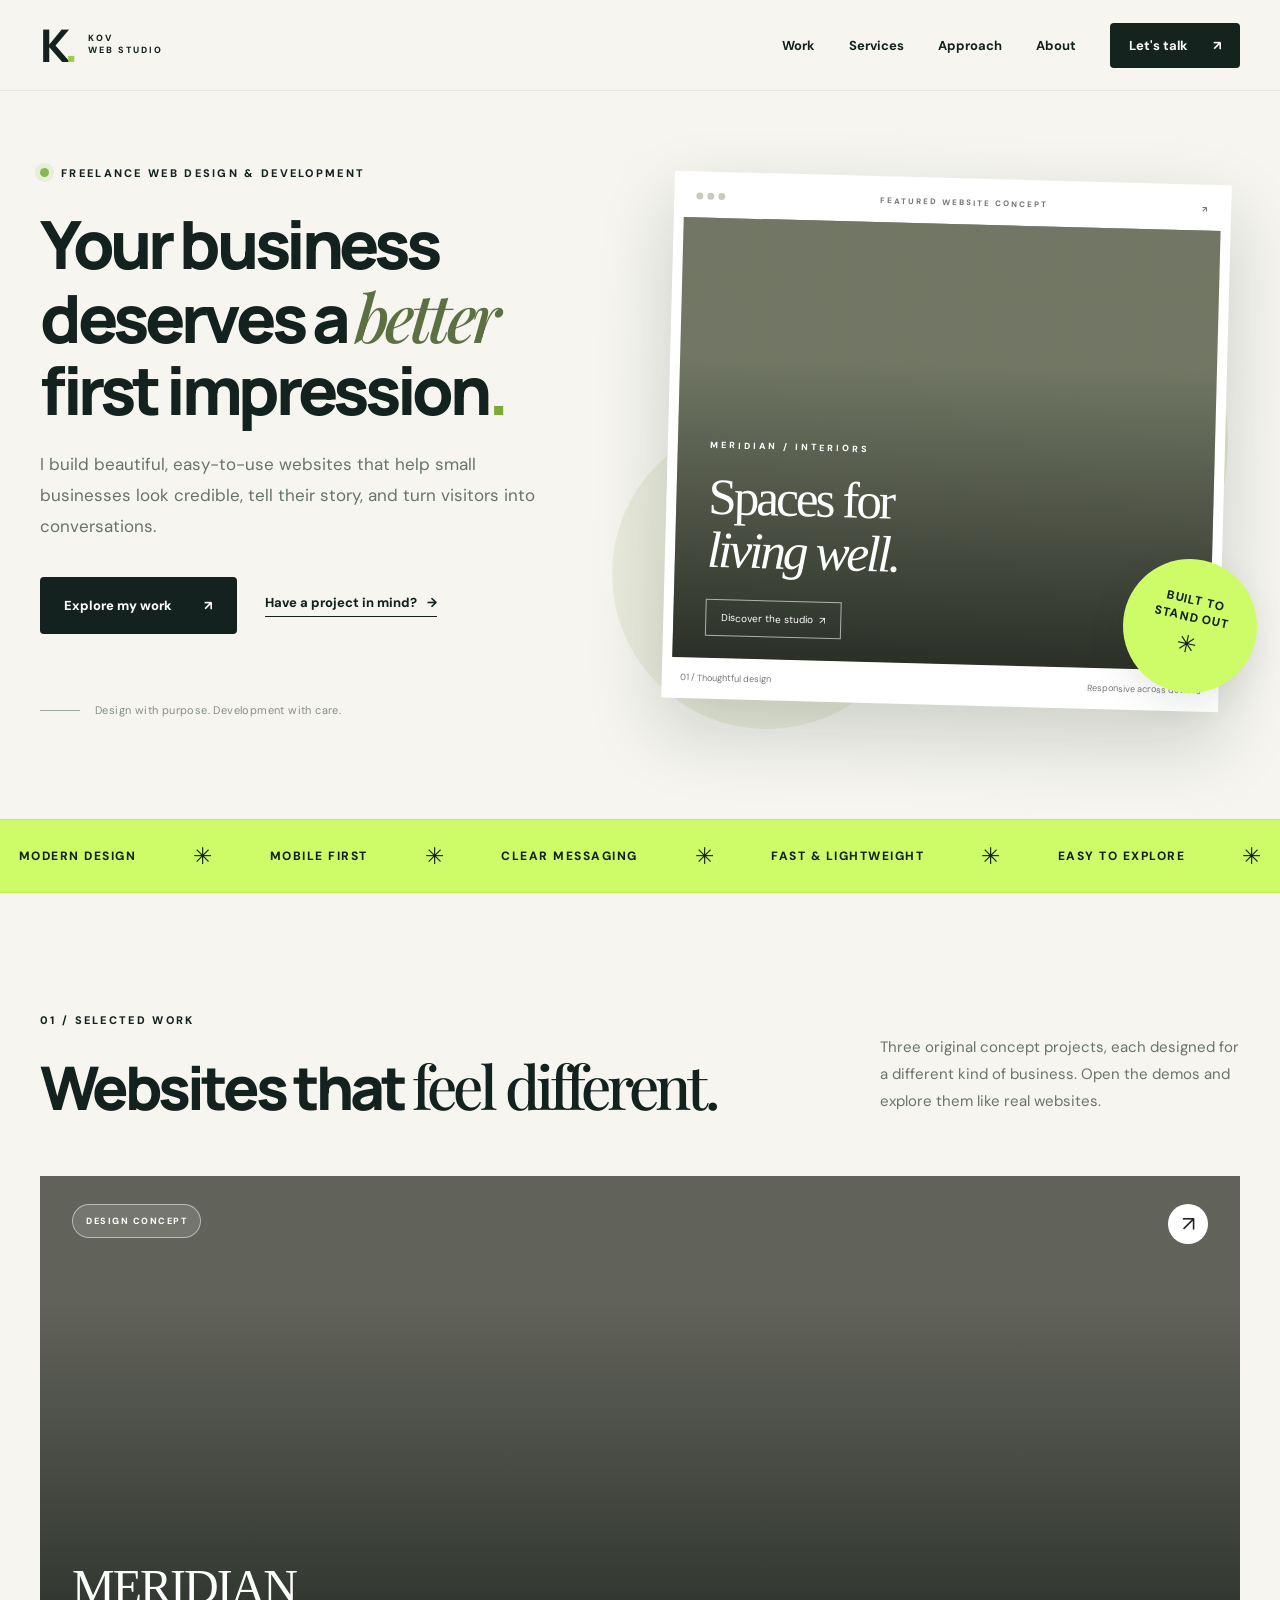
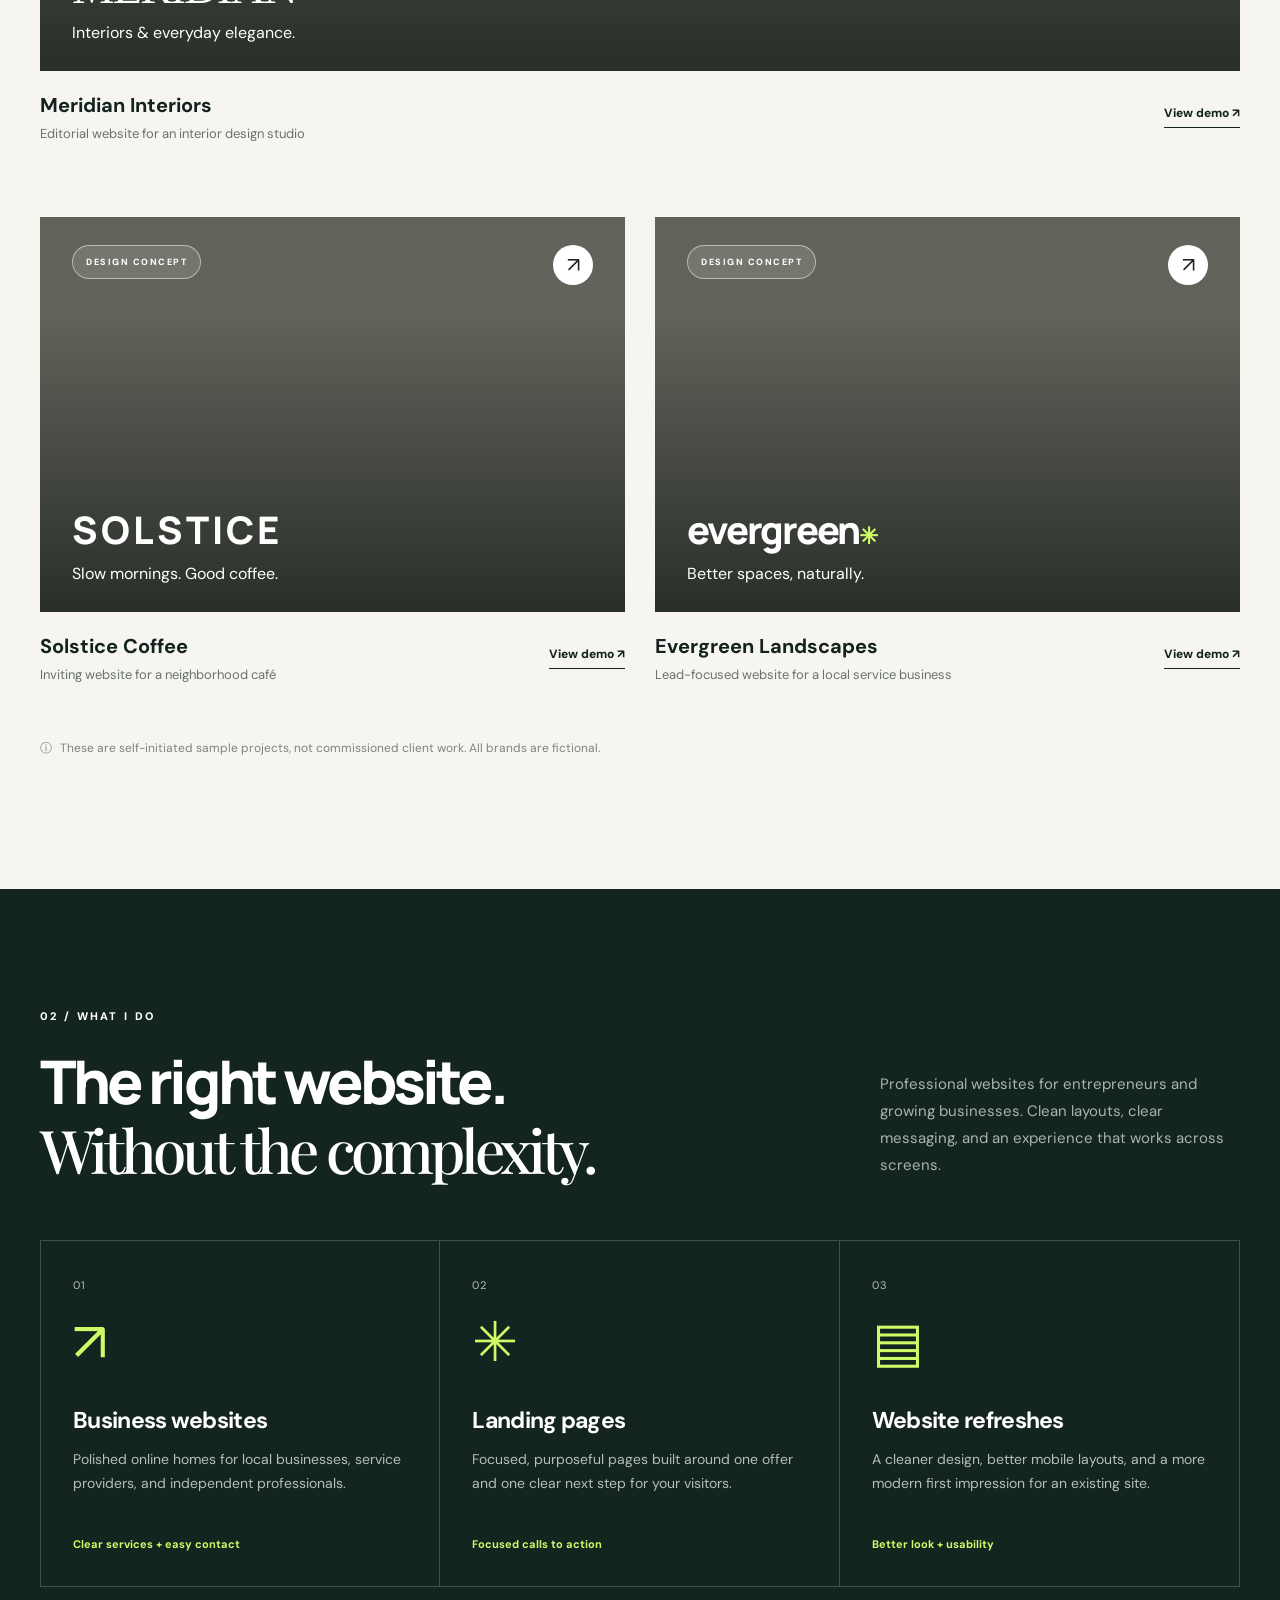
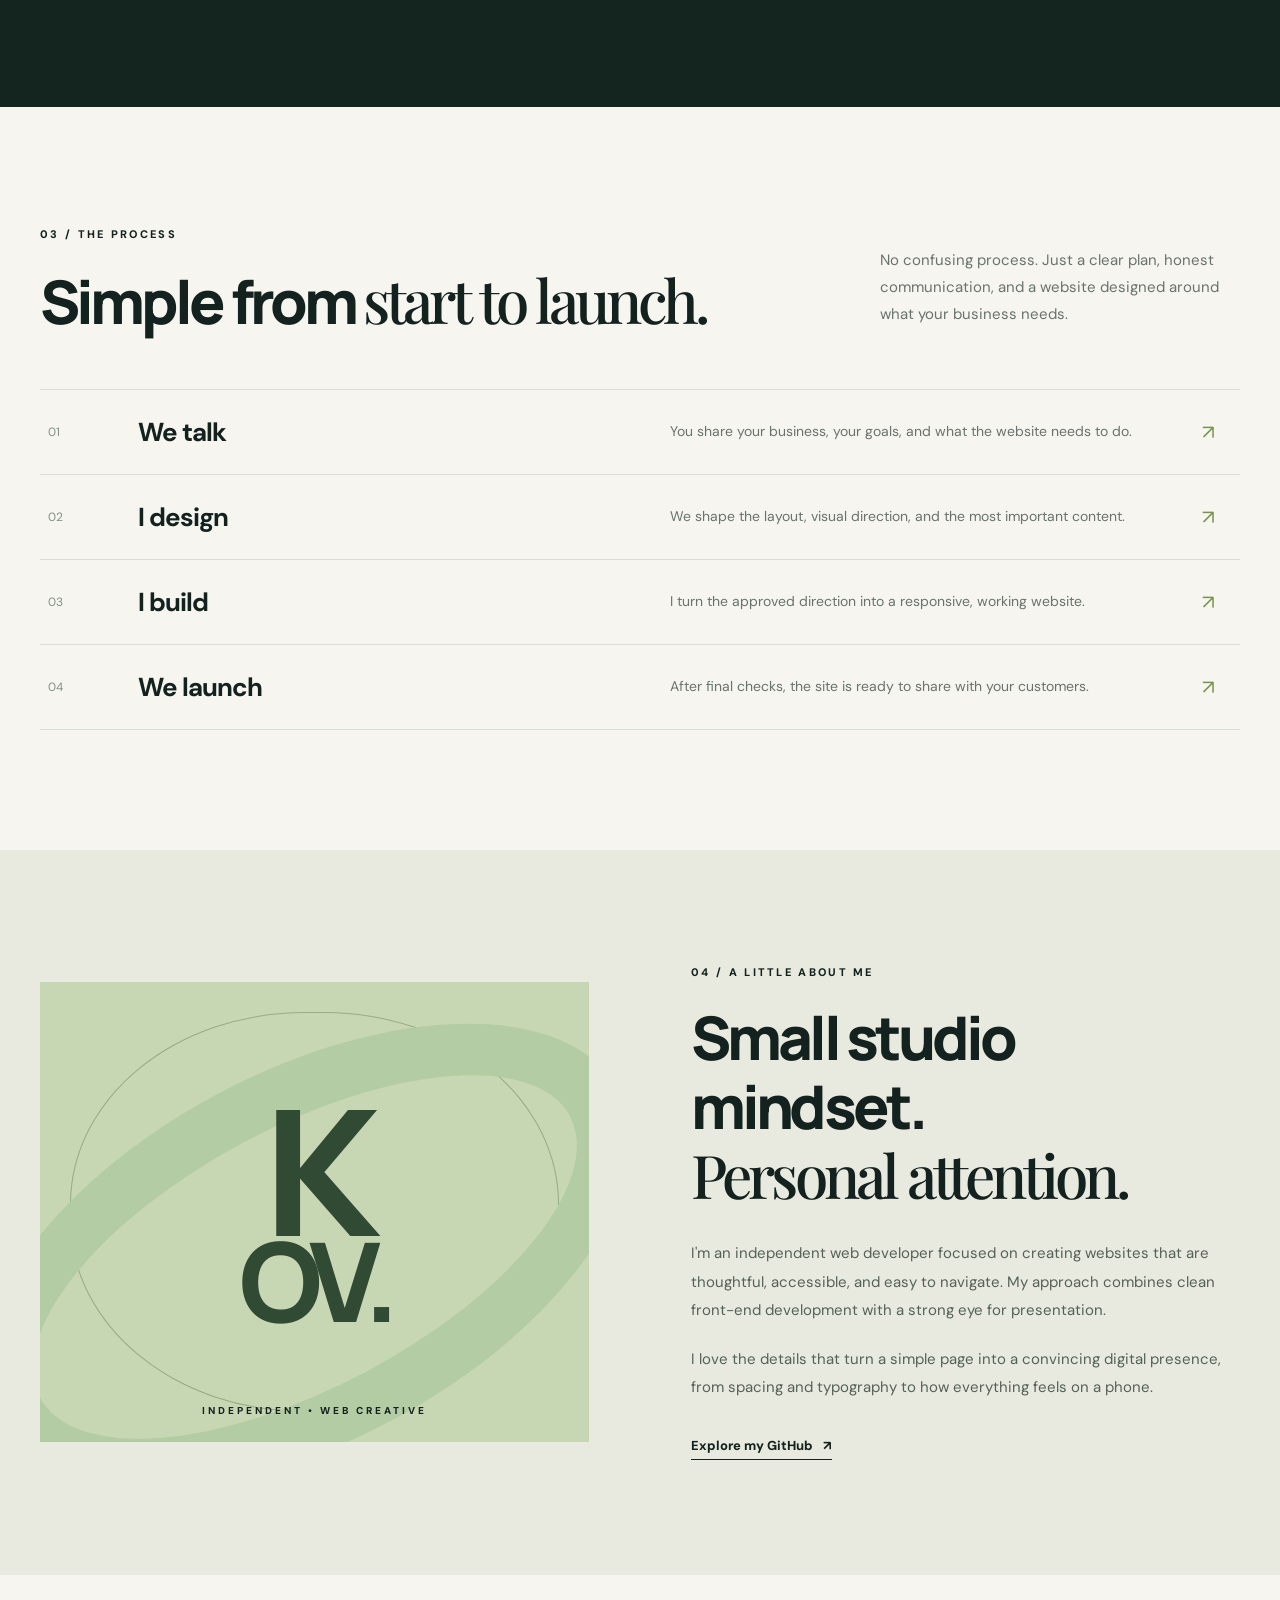
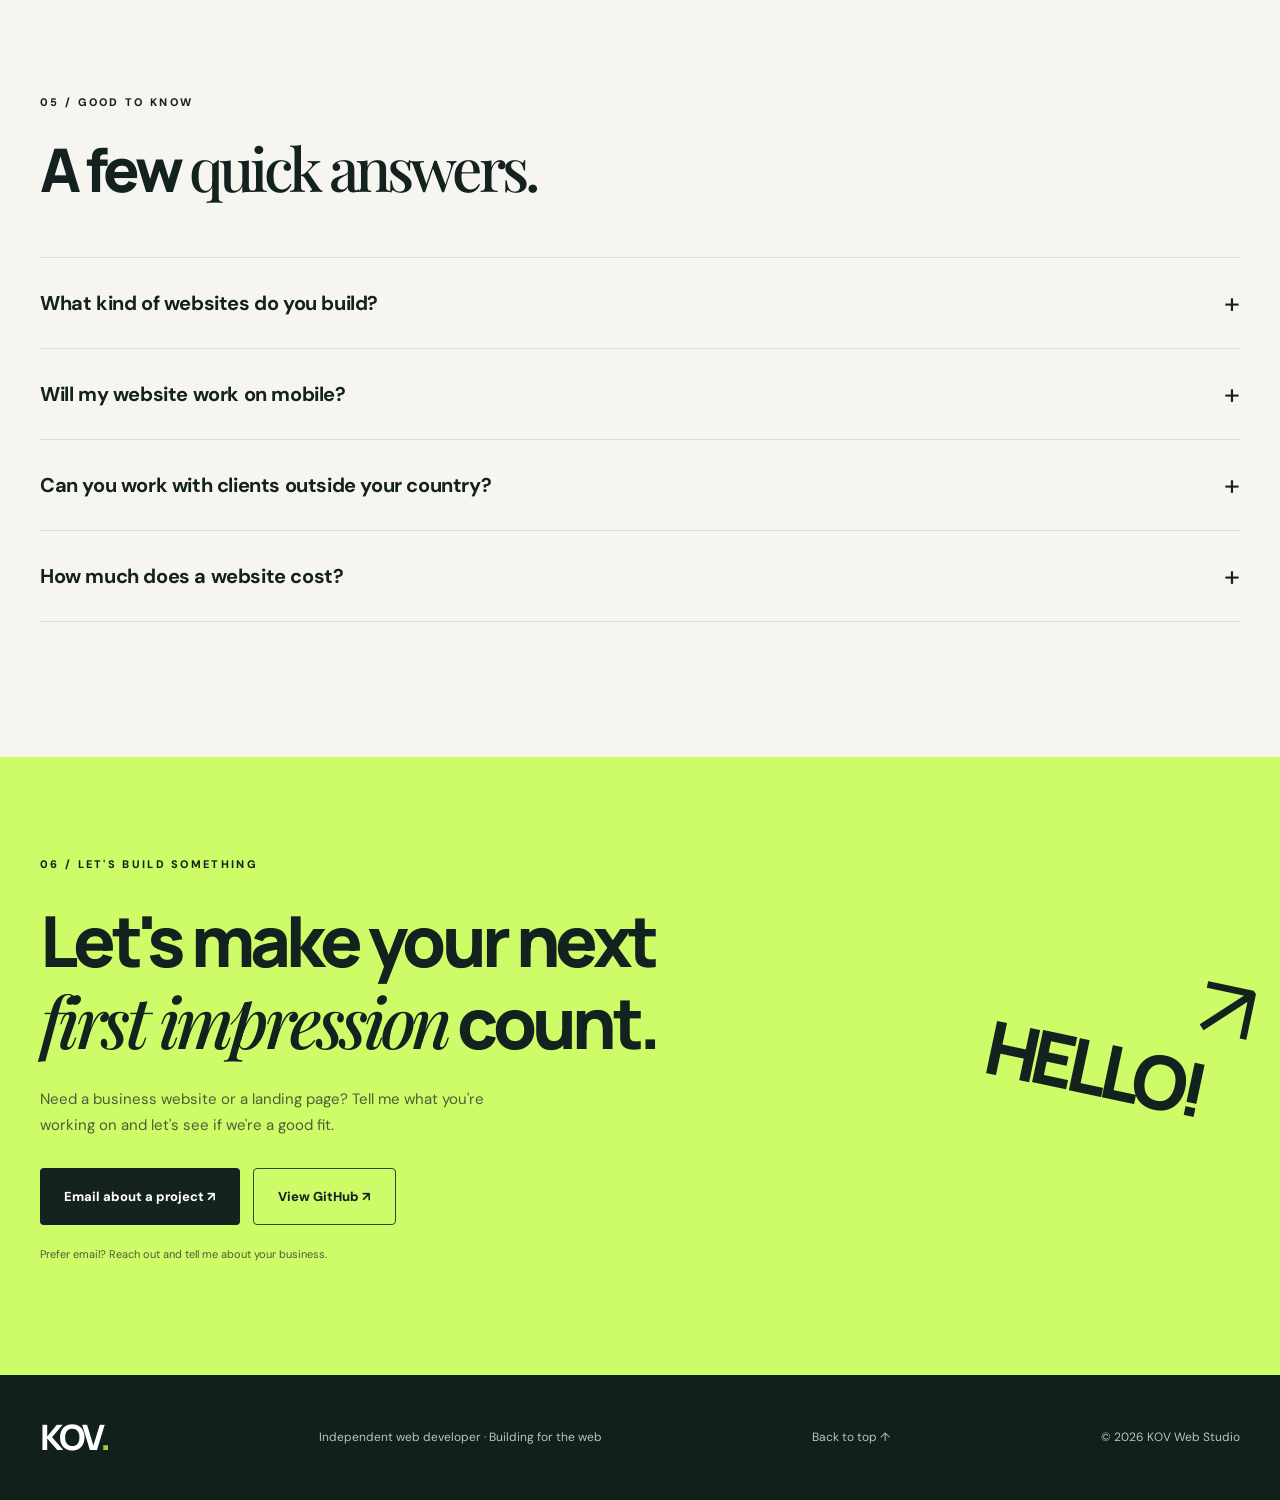
<file: index.html>
<!doctype html>
<html lang="en">
<head>
  <meta charset="utf-8">
  <meta name="viewport" content="width=device-width, initial-scale=1">
  <meta name="theme-color" content="#101b1c">
  <meta name="description" content="KOV Web Studio creates modern, responsive websites for small businesses and independent brands. Explore real, clickable website concepts.">
  <meta property="og:title" content="KOV Web Studio — Websites that make a first impression">
  <meta property="og:description" content="Thoughtful websites for businesses with big ambitions. Explore my web development portfolio.">
  <meta property="og:type" content="website">
  <title>KOV Web Studio | Freelance Web Developer</title>
  <link rel="icon" type="image/svg+xml" href="assets/favicon.svg">
  <link rel="stylesheet" href="style.css">
  <script src="site-config.js" defer></script>
  <script src="script.js" defer></script>
</head>
<body>
  <a class="skip-link" href="#main">Skip to content</a>
  <header class="site-header" id="top">
    <div class="container nav-wrap">
      <a class="brand" href="#top" aria-label="KOV Web Studio home"><span class="brand-mark">K<span class="dot">.</span></span><span class="brand-sub">KOV<br>WEB STUDIO</span></a>
      <button type="button" class="menu-toggle" aria-label="Open navigation" aria-expanded="false" aria-controls="main-nav"><span></span><span></span></button>
      <nav id="main-nav" class="nav-links" aria-label="Main navigation">
        <a href="#work">Work</a><a href="#services">Services</a><a href="#approach">Approach</a><a href="#about">About</a>
        <a class="nav-cta" href="#contact">Let's talk <span aria-hidden="true">↗</span></a>
      </nav>
    </div>
  </header>
  <main id="main">
    <section class="hero container" aria-labelledby="hero-title">
      <div class="hero-copy">
        <div class="eyebrow"><span class="status-dot" aria-hidden="true"></span> FREELANCE WEB DESIGN & DEVELOPMENT</div>
        <h1 id="hero-title">Your business deserves a <em>better</em> first impression<span class="accent-period">.</span></h1>
        <p class="hero-description">I build beautiful, easy-to-use websites that help small businesses look credible, tell their story, and turn visitors into conversations.</p>
        <div class="hero-actions"><a class="button button-dark" href="#work">Explore my work <span aria-hidden="true">↗</span></a><a class="text-link" href="#contact">Have a project in mind? <span aria-hidden="true">→</span></a></div>
        <div class="hero-footnote"><span class="line"></span> <span>Design with purpose. Development with care.</span></div>
      </div>
      <div class="hero-visual" aria-label="Preview of a modern website design">
        <div class="halo halo-one"></div><div class="halo halo-two"></div>
        <div class="showcase-window">
          <div class="window-top"><span><i></i><i></i><i></i></span><span>FEATURED WEBSITE CONCEPT</span><span>↗</span></div>
          <div class="showcase-img">
            <div class="showcase-overlay"><span>MERIDIAN / INTERIORS</span><h2>Spaces for<br><i>living well.</i></h2><span class="mock-btn">Discover the studio&nbsp; ↗</span></div>
          </div>
          <div class="showcase-bottom"><span>01 / Thoughtful design</span><span>Responsive across devices</span></div>
        </div>
        <div class="floating-sticker"><span>BUILT TO<br>STAND OUT</span><span class="asterisk">✳</span></div>
      </div>
    </section>

    <section class="ticker" aria-label="Capabilities"><div class="ticker-inner"><span>MODERN DESIGN</span><b>✳</b><span>MOBILE FIRST</span><b>✳</b><span>CLEAR MESSAGING</span><b>✳</b><span>FAST & LIGHTWEIGHT</span><b>✳</b><span>EASY TO EXPLORE</span><b>✳</b></div></section>

    <section class="section work container" id="work" aria-labelledby="work-title">
      <div class="section-heading"><div><span class="section-number">01 / SELECTED WORK</span><h2 id="work-title">Websites that <span class="serif">feel different.</span></h2></div><p>Three original concept projects, each designed for a different kind of business. Open the demos and explore them like real websites.</p></div>
      <div class="work-grid">
        <article class="project-card project-large">
          <a class="project-cover cover-meridian" href="demos/meridian/index.html" aria-label="Explore Meridian Interiors website demo"><div class="cover-meta"><span class="pill">DESIGN CONCEPT</span><span class="cover-arrow">↗</span></div><div class="cover-title"><span>MERIDIAN</span><strong>Interiors & everyday elegance.</strong></div></a>
          <div class="project-details"><div><h3>Meridian Interiors</h3><p>Editorial website for an interior design studio</p></div><a href="demos/meridian/index.html" class="project-link" aria-label="View Meridian Interiors live demo">View demo ↗</a></div>
        </article>
        <article class="project-card">
          <a class="project-cover cover-solstice" href="demos/solstice/index.html" aria-label="Explore Solstice Coffee website demo"><div class="cover-meta"><span class="pill">DESIGN CONCEPT</span><span class="cover-arrow">↗</span></div><div class="cover-title"><span>SOLSTICE</span><strong>Slow mornings. Good coffee.</strong></div></a>
          <div class="project-details"><div><h3>Solstice Coffee</h3><p>Inviting website for a neighborhood café</p></div><a href="demos/solstice/index.html" class="project-link" aria-label="View Solstice Coffee live demo">View demo ↗</a></div>
        </article>
        <article class="project-card">
          <a class="project-cover cover-evergreen" href="demos/evergreen/index.html" aria-label="Explore Evergreen Landscapes website demo"><div class="cover-meta"><span class="pill">DESIGN CONCEPT</span><span class="cover-arrow">↗</span></div><div class="cover-title"><span>evergreen<span class="leaf">✳</span></span><strong>Better spaces, naturally.</strong></div></a>
          <div class="project-details"><div><h3>Evergreen Landscapes</h3><p>Lead-focused website for a local service business</p></div><a href="demos/evergreen/index.html" class="project-link" aria-label="View Evergreen Landscapes live demo">View demo ↗</a></div>
        </article>
      </div>
      <p class="work-note"><span aria-hidden="true">ⓘ</span> These are self-initiated sample projects, not commissioned client work. All brands are fictional.</p>
    </section>

    <section class="section services-section" id="services" aria-labelledby="services-title"><div class="container">
      <div class="section-heading light"><div><span class="section-number">02 / WHAT I DO</span><h2 id="services-title">The right website.<br><span class="serif">Without the complexity.</span></h2></div><p>Professional websites for entrepreneurs and growing businesses. Clean layouts, clear messaging, and an experience that works across screens.</p></div>
      <div class="service-grid">
        <article class="service-card"><span class="service-index">01</span><div class="service-symbol" aria-hidden="true">↗</div><h3>Business websites</h3><p>Polished online homes for local businesses, service providers, and independent professionals.</p><span class="tag">Clear services + easy contact</span></article>
        <article class="service-card"><span class="service-index">02</span><div class="service-symbol" aria-hidden="true">✳</div><h3>Landing pages</h3><p>Focused, purposeful pages built around one offer and one clear next step for your visitors.</p><span class="tag">Focused calls to action</span></article>
        <article class="service-card"><span class="service-index">03</span><div class="service-symbol" aria-hidden="true">▤</div><h3>Website refreshes</h3><p>A cleaner design, better mobile layouts, and a more modern first impression for an existing site.</p><span class="tag">Better look + usability</span></article>
      </div>
    </div></section>

    <section class="section process-section container" id="approach" aria-labelledby="approach-title"><div class="section-heading"><div><span class="section-number">03 / THE PROCESS</span><h2 id="approach-title">Simple from <span class="serif">start to launch.</span></h2></div><p>No confusing process. Just a clear plan, honest communication, and a website designed around what your business needs.</p></div><div class="process-list">
      <div class="process-item"><span>01</span><h3>We talk</h3><p>You share your business, your goals, and what the website needs to do.</p><span aria-hidden="true">↗</span></div>
      <div class="process-item"><span>02</span><h3>I design</h3><p>We shape the layout, visual direction, and the most important content.</p><span aria-hidden="true">↗</span></div>
      <div class="process-item"><span>03</span><h3>I build</h3><p>I turn the approved direction into a responsive, working website.</p><span aria-hidden="true">↗</span></div>
      <div class="process-item"><span>04</span><h3>We launch</h3><p>After final checks, the site is ready to share with your customers.</p><span aria-hidden="true">↗</span></div>
    </div></section>

    <section class="about-section" id="about"><div class="container about-grid"><div class="about-art" aria-hidden="true"><span class="art-a">K</span><span class="art-b">OV.</span><span class="art-caption">INDEPENDENT • WEB CREATIVE</span></div><div class="about-copy"><span class="section-number">04 / A LITTLE ABOUT ME</span><h2>Small studio mindset.<br><span class="serif">Personal attention.</span></h2><p>I'm an independent web developer focused on creating websites that are thoughtful, accessible, and easy to navigate. My approach combines clean front-end development with a strong eye for presentation.</p><p>I love the details that turn a simple page into a convincing digital presence, from spacing and typography to how everything feels on a phone.</p><a href="https://github.com/Kov98" target="_blank" rel="noopener noreferrer" class="text-link">Explore my GitHub <span aria-hidden="true">↗</span></a></div></div></section>

    <section class="section faq-section container" aria-labelledby="faq-title"><div class="section-heading"><div><span class="section-number">05 / GOOD TO KNOW</span><h2 id="faq-title">A few <span class="serif">quick answers.</span></h2></div></div><div class="faq-list">
      <details><summary>What kind of websites do you build?<span aria-hidden="true">+</span></summary><p>Business websites, landing pages, portfolio sites, and straightforward websites for restaurants, studios, and local services.</p></details>
      <details><summary>Will my website work on mobile?<span aria-hidden="true">+</span></summary><p>Yes. Responsive layouts are part of the build, with attention to navigation, readable text, and clear actions on smaller screens.</p></details>
      <details><summary>Can you work with clients outside your country?<span aria-hidden="true">+</span></summary><p>Yes. I work remotely and can discuss projects in writing in English. The project scope, delivery, and communication are agreed before work starts.</p></details>
      <details><summary>How much does a website cost?<span aria-hidden="true">+</span></summary><p>Pricing depends on the number of pages, design needs, content, and any extra features. A short project brief is the best starting point for a clear quote.</p></details>
    </div></section>

    <section class="contact-section" id="contact"><div class="container contact-inner"><div><span class="section-number">06 / LET'S BUILD SOMETHING</span><h2>Let's make your next<br><em>first impression</em> count.</h2><p>Need a business website or a landing page? Tell me what you're working on and let's see if we're a good fit.</p><div class="contact-buttons"><a class="button button-lime js-email-link" data-subject="Website project inquiry" href="#contact" hidden>Email about a project ↗</a><a class="button button-outline" href="https://github.com/Kov98" target="_blank" rel="noopener noreferrer">View GitHub ↗</a></div><p class="contact-note js-contact-note">Business email to be added before launch.</p></div><div class="contact-deco" aria-hidden="true"><span>HELLO!</span><span>↗</span></div></div></section>
  </main>
  <footer class="site-footer"><div class="container footer-inner"><a class="footer-brand" href="#top">KOV<span>.</span></a><span>Independent web developer · Building for the web</span><a href="#top">Back to top ↑</a><span>© <span id="year">2026</span> KOV Web Studio</span></div></footer>
</body>
</html>
</file>
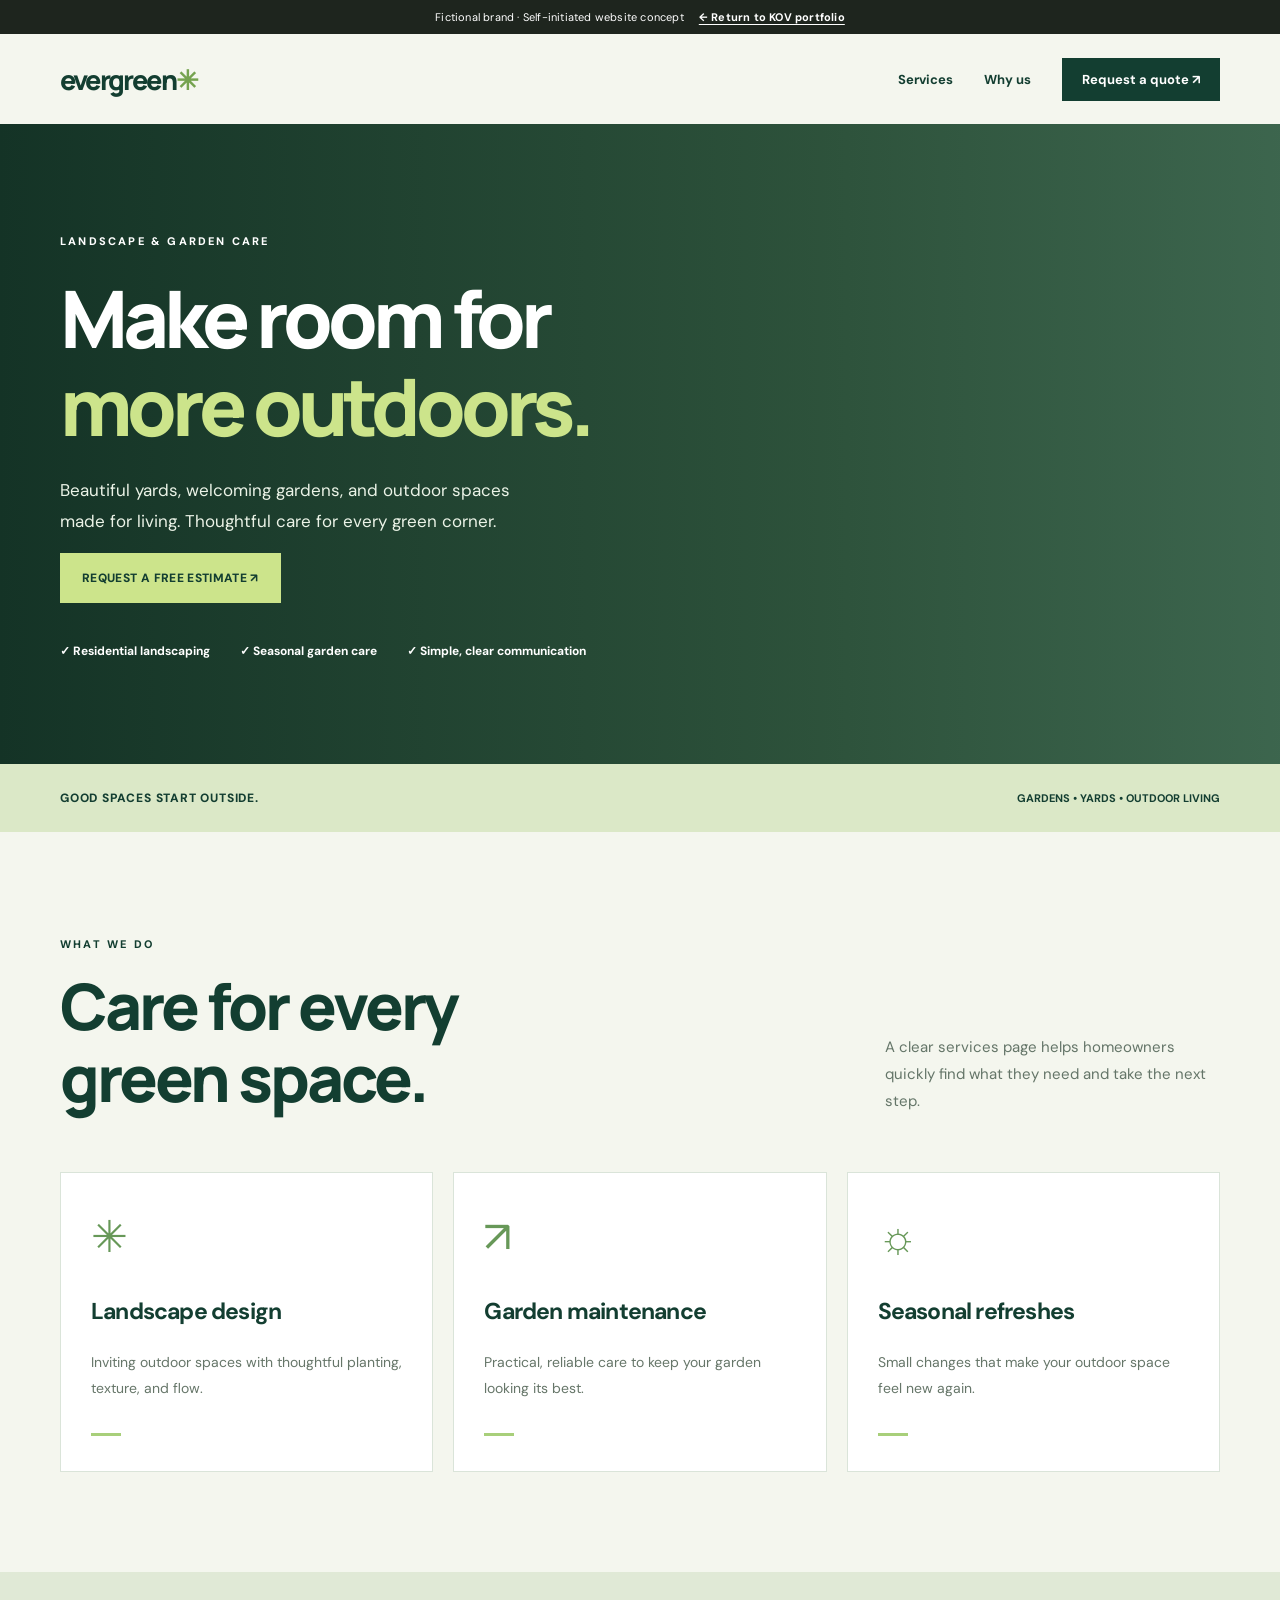
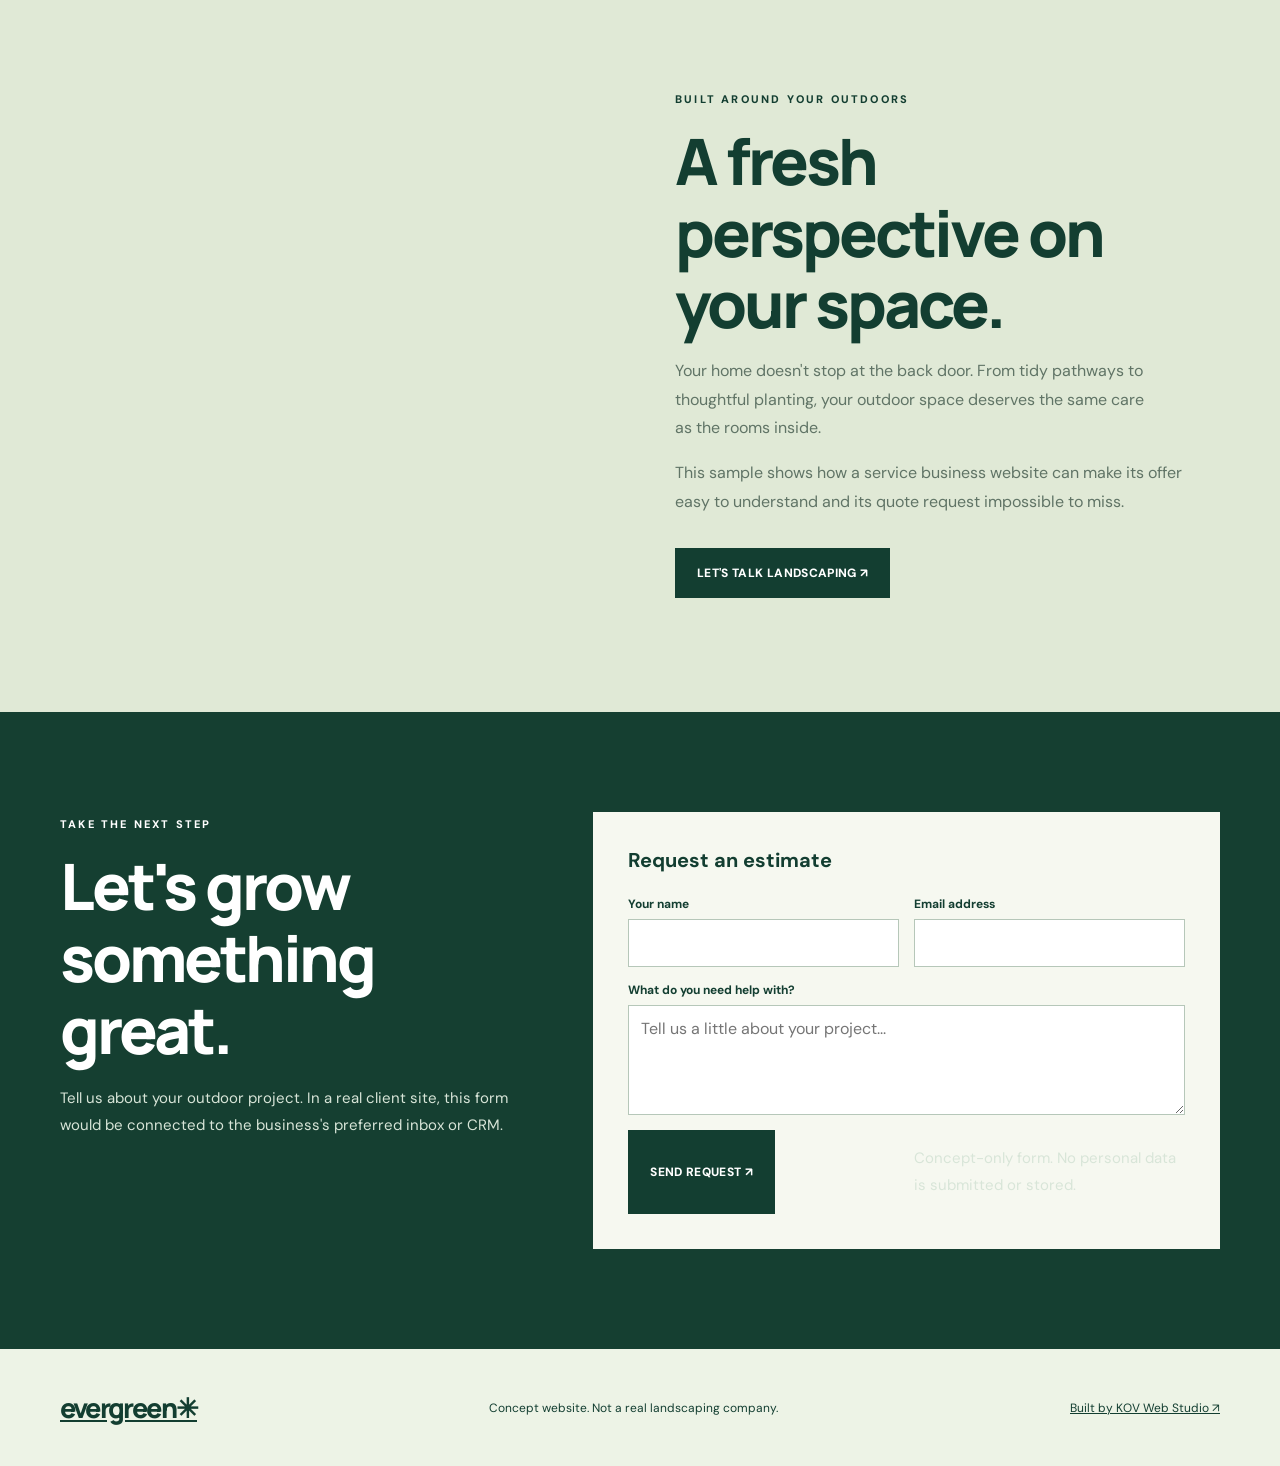
<file: demos/evergreen/index.html>
<!doctype html><html lang="en"><head><meta charset="utf-8"><meta name="viewport" content="width=device-width, initial-scale=1"><meta name="description" content="Evergreen Landscapes, a fictional local-services website concept from KOV Web Studio."><meta name="theme-color" content="#133e31"><title>Evergreen Landscapes — Website Concept by KOV</title><link rel="icon" href="../../assets/favicon.svg" type="image/svg+xml"><link rel="stylesheet" href="../demo-shared.css"><style>
:root{--nav-bg:#f4f6ee;--dark:#133e31;--green:#366a46;--light:#f4f6ee;--lime:#cce48b}body{background:var(--light);color:var(--dark)}.wordmark{font:800 27px Manrope,sans-serif;letter-spacing:-1.8px}.wordmark span{color:#75a34f}.header-cta{background:var(--dark);padding:13px 20px;color:#fff!important}.land-hero{position:relative;min-height:640px;background:linear-gradient(90deg,#0c291ed6,#112d1860 64%,#1525130a),url('https://images.unsplash.com/photo-1416879595882-3373a0480b5b?auto=format&fit=crop&w=1900&q=85') center/cover,#3e6850;color:white;display:flex;align-items:center}.land-hero>.wrap{padding:90px 0}.land-hero h1{font:800 clamp(49px,6.2vw,84px)/1.12 Manrope,sans-serif;letter-spacing:-5px;max-width:750px;margin:24px 0}.land-hero h1 em{font-style:normal;color:var(--lime)}.land-hero p{max-width:470px;font-size:17px;line-height:1.8;color:#ebf3e7}.cta-lime{background:var(--lime);color:var(--dark)}.hero-points{display:flex;gap:30px;margin-top:40px;flex-wrap:wrap}.hero-points span{font-size:12px;font-weight:700}.trust-band{background:#dbe8c7;padding:26px 0}.trust-band .wrap{display:flex;align-items:center;justify-content:space-between;gap:15px;flex-wrap:wrap}.trust-band span{font-size:12px;font-weight:800;letter-spacing:.8px}.trust-band strong{font-size:11px;font-weight:700}.service-head{display:flex;justify-content:space-between;gap:30px;align-items:end;margin-bottom:42px}.service-head h2,.section-title{font:800 clamp(40px,5vw,64px)/1.12 Manrope,sans-serif;letter-spacing:-3px;margin:17px 0}.service-head p{font-size:15px;line-height:1.8;color:#647568;max-width:335px}.service-items{display:grid;grid-template-columns:repeat(3,1fr);gap:20px}.land-card{background:white;padding:35px 30px;min-height:300px;display:flex;flex-direction:column;border:1px solid #dae4d9}.land-card>span{font-size:44px;color:#679858}.land-card h3{font-size:23px;letter-spacing:-.8px;margin:30px 0 10px}.land-card p{color:#667669;font-size:14px;line-height:1.8}.land-card .mini-line{height:3px;width:30px;background:#a8cf7a;margin-top:auto}.about-green{background:#e0e9d6}.about-green .reveal-img{background-image:url('https://images.unsplash.com/photo-1416879595882-3373a0480b5b?auto=format&fit=crop&w=1100&q=85');min-height:540px}.about-green p{line-height:1.8;color:#607466}.about-green .cta{background:var(--dark);color:#fff;margin-top:15px}.contact-green{background:#153f31;color:white;padding:100px 0}.contact-green>.wrap{display:grid;grid-template-columns:.85fr 1.15fr;gap:70px}.contact-green .section-title{margin-bottom:20px}.contact-green p{color:#d8e5d8;line-height:1.8;font-size:15px}.concept-form{background:#f6f8f0;color:var(--dark);padding:35px}.concept-form h3{font-size:20px;margin:0 0 23px}.concept-form .cta{background:var(--dark);color:#fff}.concept-form .field input,.concept-form .field textarea{border:1px solid #b6c7b9}.demo-footer{background:#edf3e6}@media(max-width:780px){.land-hero{min-height:620px}.land-hero h1{font-size:clamp(44px,10vw,70px);letter-spacing:-3px}.hero-points{gap:15px}.service-head{display:block}.service-items{grid-template-columns:1fr}.land-card{min-height:240px}.contact-green>.wrap{grid-template-columns:1fr;gap:26px}.concept-form{padding:24px}.about-green .reveal-img{min-height:380px}}
</style><script src="../demo-shared.js" defer></script></head><body><div class="concept-bar">Fictional brand · Self-initiated website concept <a href="../../index.html#work">← Return to KOV portfolio</a></div><div class="site"><div class="wrap"><header class="demo-nav"><a href="#home" class="wordmark">evergreen<span>✳</span></a><button class="menu-btn" aria-controls="site-menu" aria-expanded="false">Menu ☰</button><nav class="links" id="site-menu"><a href="#services">Services</a><a href="#about">Why us</a><a href="#estimate" class="header-cta">Request a quote ↗</a></nav></header></div><main id="home"><section class="land-hero"><div class="wrap"><span class="label-mini">LANDSCAPE & GARDEN CARE</span><h1>Make room for<br><em>more outdoors.</em></h1><p>Beautiful yards, welcoming gardens, and outdoor spaces made for living. Thoughtful care for every green corner.</p><a class="cta cta-lime" href="#estimate">REQUEST A FREE ESTIMATE ↗</a><div class="hero-points"><span>✓ Residential landscaping</span><span>✓ Seasonal garden care</span><span>✓ Simple, clear communication</span></div></div></section><div class="trust-band"><div class="wrap"><span>GOOD SPACES START OUTSIDE.</span><strong>GARDENS • YARDS • OUTDOOR LIVING</strong></div></div><section class="section-pad wrap" id="services"><div class="service-head"><div><span class="label-mini">WHAT WE DO</span><h2>Care for every<br>green space.</h2></div><p>A clear services page helps homeowners quickly find what they need and take the next step.</p></div><div class="service-items"><article class="land-card"><span>✳</span><h3>Landscape design</h3><p>Inviting outdoor spaces with thoughtful planting, texture, and flow.</p><div class="mini-line"></div></article><article class="land-card"><span>↗</span><h3>Garden maintenance</h3><p>Practical, reliable care to keep your garden looking its best.</p><div class="mini-line"></div></article><article class="land-card"><span>☼</span><h3>Seasonal refreshes</h3><p>Small changes that make your outdoor space feel new again.</p><div class="mini-line"></div></article></div></section><section class="about-green section-pad" id="about"><div class="wrap split"><div class="reveal-img" role="img" aria-label="Green garden plants"></div><div><span class="label-mini">BUILT AROUND YOUR OUTDOORS</span><h2 class="section-title">A fresh perspective on your space.</h2><p class="section-lead">Your home doesn't stop at the back door. From tidy pathways to thoughtful planting, your outdoor space deserves the same care as the rooms inside.</p><p>This sample shows how a service business website can make its offer easy to understand and its quote request impossible to miss.</p><a href="#estimate" class="cta">LET'S TALK LANDSCAPING ↗</a></div></div></section><section class="contact-green" id="estimate"><div class="wrap"><div><span class="label-mini">TAKE THE NEXT STEP</span><h2 class="section-title">Let's grow<br>something great.</h2><p>Tell us about your outdoor project. In a real client site, this form would be connected to the business's preferred inbox or CRM.</p></div><form class="concept-form" data-demo-form><h3>Request an estimate</h3><div class="form-grid"><div class="field"><label for="form-name">Your name</label><input id="form-name" name="name" type="text" autocomplete="name" required></div><div class="field"><label for="form-email">Email address</label><input id="form-email" name="email" type="email" autocomplete="email" required></div><div class="field full"><label for="form-service">What do you need help with?</label><textarea id="form-service" name="service" placeholder="Tell us a little about your project..." required></textarea></div><button type="submit" class="cta">SEND REQUEST ↗</button><p class="form-msg full" aria-live="polite">Concept-only form. No personal data is submitted or stored.</p></div></form></div></section></main><footer class="demo-footer"><div class="wrap footer-row"><a href="#home" class="wordmark">evergreen✳</a><span>Concept website. Not a real landscaping company.</span><a href="../../index.html#work">Built by KOV Web Studio ↗</a></div></footer></div></body></html>
</file>
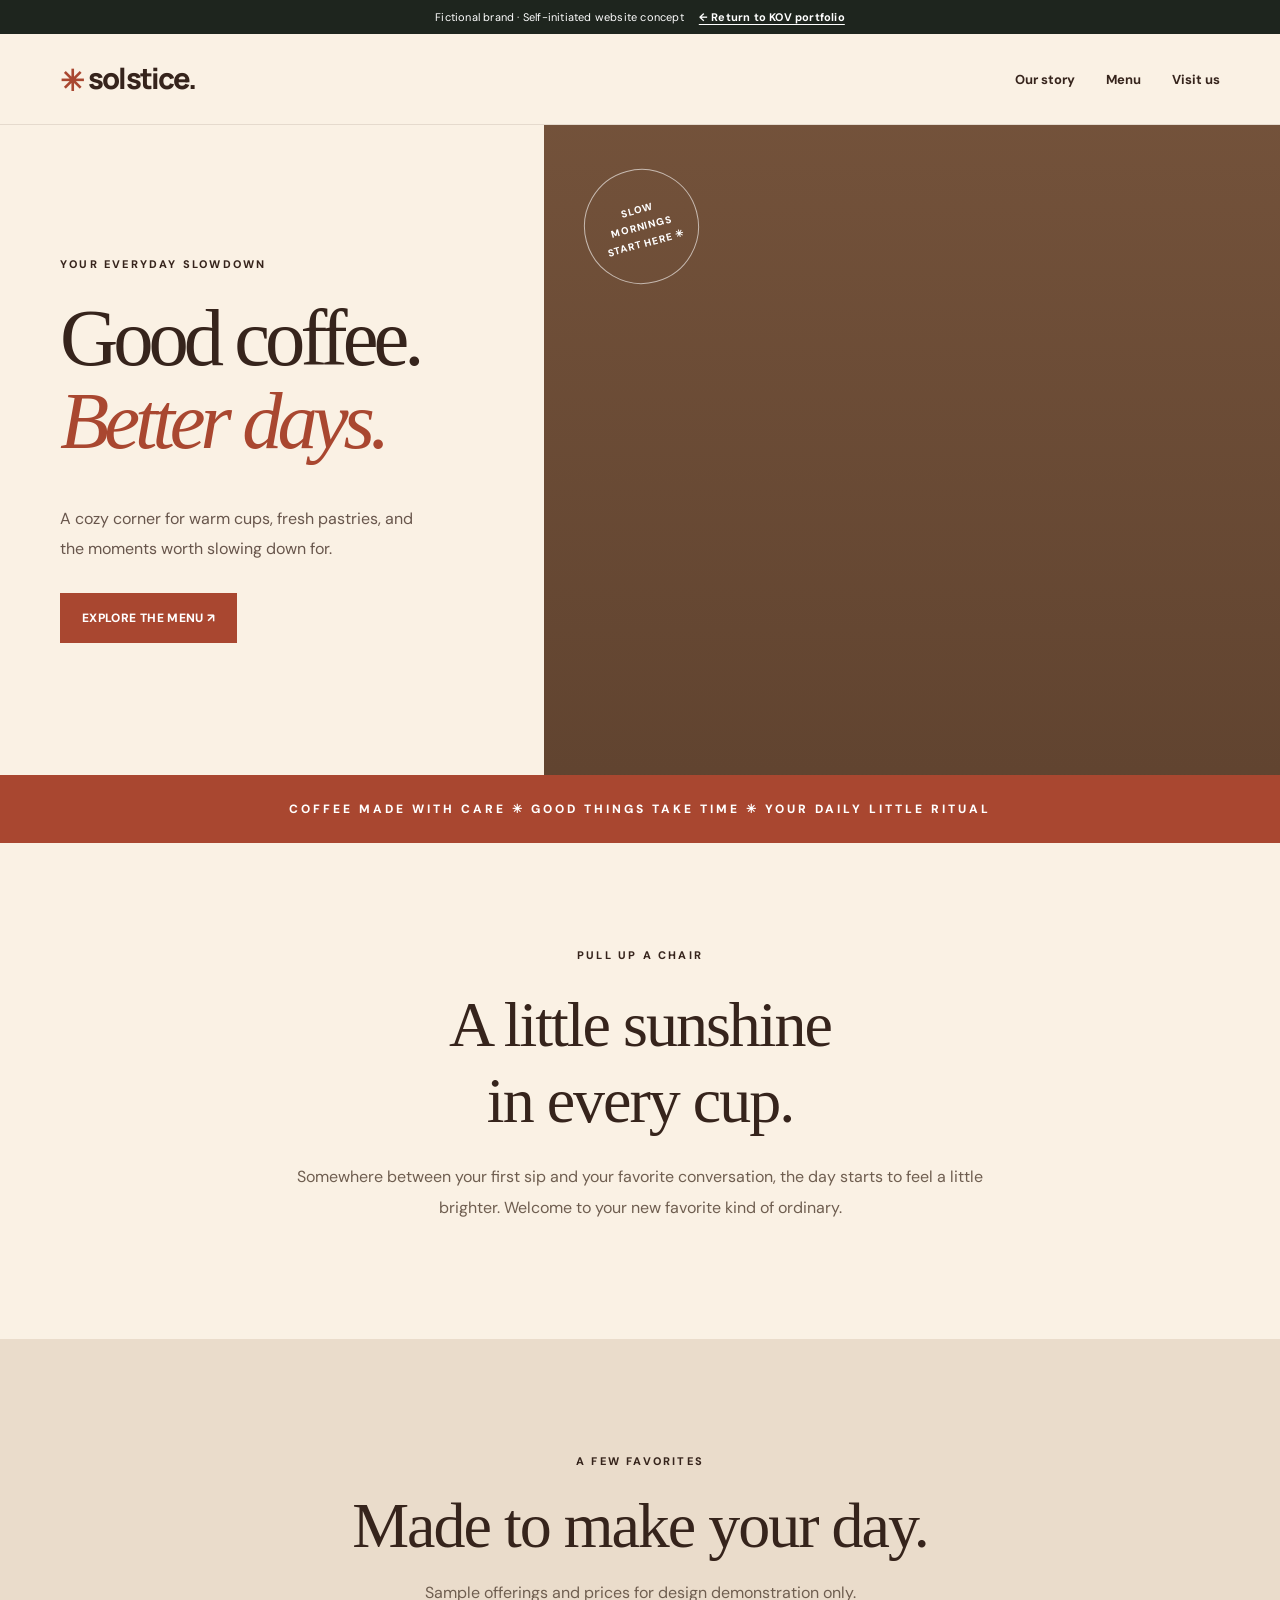
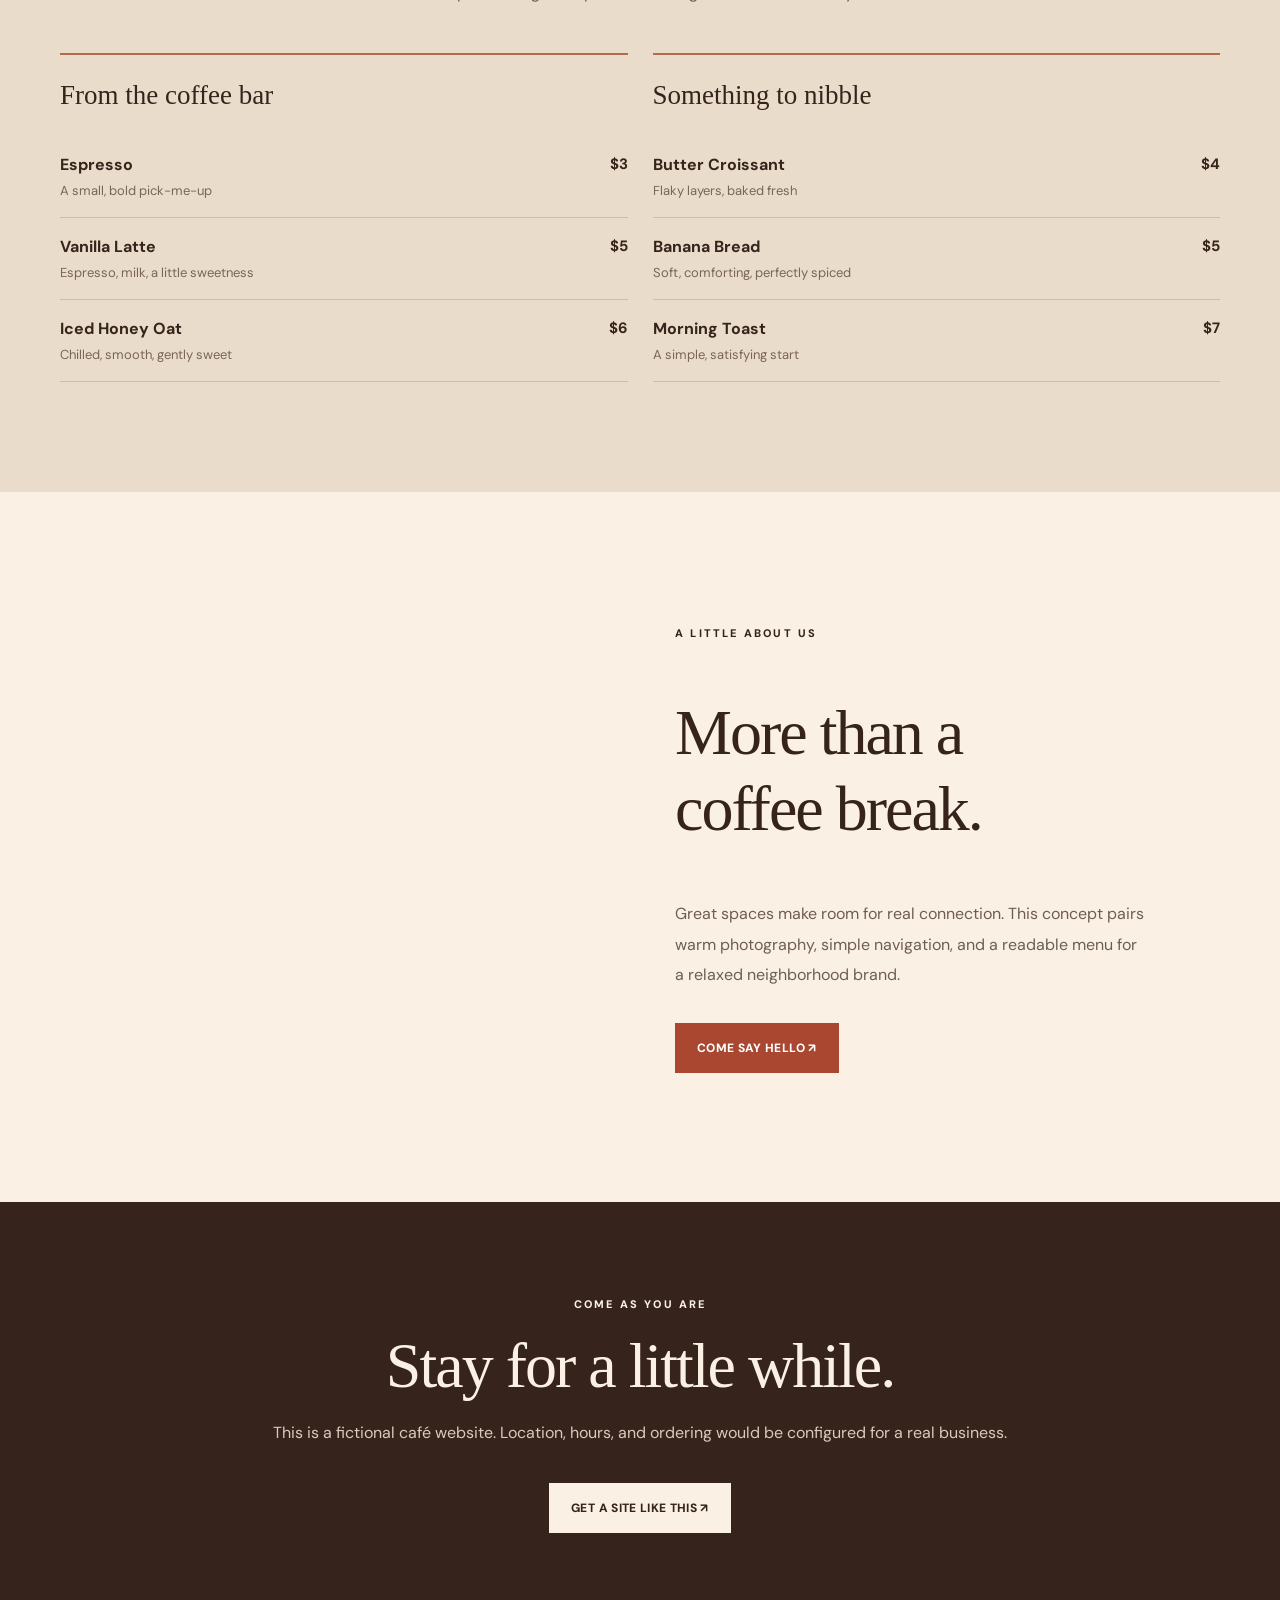
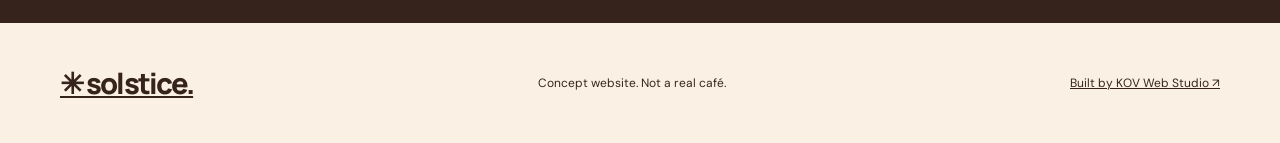
<file: demos/solstice/index.html>
<!doctype html><html lang="en"><head><meta charset="utf-8"><meta name="viewport" content="width=device-width, initial-scale=1"><meta name="theme-color" content="#faf1e4"><meta name="description" content="Solstice Coffee, a fictional café website concept from KOV Web Studio."><title>Solstice Coffee — Website Concept by KOV</title><link rel="icon" href="../../assets/favicon.svg" type="image/svg+xml"><link rel="stylesheet" href="../demo-shared.css"><style>
:root{--nav-bg:#faf1e4;--cream:#faf1e4;--rust:#a94730;--brown:#36241c}body{background:var(--cream);color:var(--brown)}.wordmark{font:800 29px Manrope,sans-serif;letter-spacing:-1.9px}.sun-icon{color:var(--rust);font-size:29px;vertical-align:-2px;margin-right:2px}.demo-nav .links a{font-weight:700}.cta-rust{background:var(--rust);color:#fff}.intro{position:relative;display:grid;grid-template-columns:.85fr 1.15fr;min-height:650px;border-top:1px solid #e5dacd}.intro-text{padding:80px min(5vw,75px) 80px max(26px,calc((100vw - 1160px)/2));display:flex;flex-direction:column;align-items:flex-start;justify-content:center}.intro h1{font-family:Georgia,serif;font-size:clamp(69px,6.3vw,100px);font-weight:400;line-height:1.04;letter-spacing:-5px;margin:25px 0}.intro h1 em{color:var(--rust);font-weight:400}.intro p{line-height:1.85;font-size:16px;max-width:355px;color:#68564c;margin-bottom:30px}.intro-photo{min-height:650px;background:linear-gradient(0deg,#3220154f,#3220150b),url('https://images.unsplash.com/photo-1713195959066-8698d2aa817e?auto=format&fit=crop&w=1500&q=85') center/cover,#76543c;position:relative}.photo-stamp{position:absolute;top:44px;left:40px;border:1px solid #fff9;border-radius:50%;height:115px;width:115px;display:flex;justify-content:center;align-items:center;text-align:center;line-height:1.7;color:#fff;letter-spacing:1px;font-size:10px;transform:rotate(-15deg);font-weight:800}.marquee{padding:26px 0;background:var(--rust);color:white;text-align:center;font-size:12px;letter-spacing:3px;font-weight:800}.welcome{text-align:center;max-width:750px;margin:auto}.welcome h2,.coffee-menu h2,.visit h2,.story h2{font-family:Georgia,serif;font-weight:400;letter-spacing:-2px;font-size:clamp(42px,5vw,68px);line-height:1.18}.welcome h2{margin:23px 0}.welcome p{line-height:1.95;color:#6f5e50}.menu-bg{background:#eadccb}.coffee-menu{padding-top:110px;padding-bottom:110px}.menu-head{text-align:center;margin-bottom:50px}.menu-head h2{margin:18px 0}.menu-head p{color:#6f5e50}.menu-grid{display:grid;grid-template-columns:1fr 1fr;gap:25px}.menu-col{border-top:2px solid #b46a4b;padding-top:25px}.menu-col h3{font:400 27px Georgia,serif;margin:0 0 25px}.menu-row{display:flex;justify-content:space-between;gap:12px;padding:18px 0;border-bottom:1px solid #cdbdad}.menu-row h4{margin:0 0 7px;font-size:16px}.menu-row p{font-size:13px;color:#796559;margin:0}.menu-row>span{font-size:15px;font-weight:700;white-space:nowrap}.story{padding:105px 0}.story .reveal-img{background-image:url('https://images.unsplash.com/photo-1517248135467-4c7edcad34c4?auto=format&fit=crop&w=1100&q=85');min-height:500px}.story p{line-height:1.9;color:#6f5e50}.story .cta{margin-top:16px}.visit{background:var(--brown);color:var(--cream);padding:90px 0}.visit .wrap{text-align:center}.visit h2{margin:15px 0}.visit p{color:#ddc8ba;line-height:1.8}.visit .cta{margin-top:19px;background:var(--cream);color:var(--brown)}.demo-footer{background:var(--cream)}@media(max-width:760px){.intro{display:flex;flex-direction:column-reverse}.intro-photo{min-height:370px}.intro-text{padding:60px 22px}.intro h1{font-size:64px}.menu-grid{grid-template-columns:1fr}.coffee-menu{padding-top:70px;padding-bottom:70px}.photo-stamp{width:90px;height:90px;left:22px;top:22px;font-size:8px}.story{padding:70px 0}}
</style><script src="../demo-shared.js" defer></script></head><body><div class="concept-bar">Fictional brand · Self-initiated website concept <a href="../../index.html#work">← Return to KOV portfolio</a></div><div class="site"><div class="wrap"><header class="demo-nav"><a class="wordmark" href="#home"><span class="sun-icon">✳</span> solstice.</a><button class="menu-btn" aria-controls="site-menu" aria-expanded="false">Menu ☰</button><nav id="site-menu" class="links"><a href="#story">Our story</a><a href="#menu">Menu</a><a href="#visit">Visit us</a></nav></header></div><main id="home"><section class="intro"><div class="intro-text"><span class="label-mini">YOUR EVERYDAY SLOWDOWN</span><h1>Good coffee.<br><em>Better days.</em></h1><p>A cozy corner for warm cups, fresh pastries, and the moments worth slowing down for.</p><a href="#menu" class="cta cta-rust">EXPLORE THE MENU ↗</a></div><div class="intro-photo" role="img" aria-label="Sunlit contemporary cafe interior"><div class="photo-stamp">SLOW<br>MORNINGS<br>START HERE ✳</div></div></section><div class="marquee">COFFEE MADE WITH CARE ✳ GOOD THINGS TAKE TIME ✳ YOUR DAILY LITTLE RITUAL</div><section class="section-pad welcome wrap"><span class="label-mini">Pull up a chair</span><h2>A little sunshine<br>in every cup.</h2><p>Somewhere between your first sip and your favorite conversation, the day starts to feel a little brighter. Welcome to your new favorite kind of ordinary.</p></section><section class="menu-bg" id="menu"><div class="wrap coffee-menu"><div class="menu-head"><span class="label-mini">A few favorites</span><h2>Made to make your day.</h2><p>Sample offerings and prices for design demonstration only.</p></div><div class="menu-grid"><div class="menu-col"><h3>From the coffee bar</h3><div class="menu-row"><div><h4>Espresso</h4><p>A small, bold pick-me-up</p></div><span>$3</span></div><div class="menu-row"><div><h4>Vanilla Latte</h4><p>Espresso, milk, a little sweetness</p></div><span>$5</span></div><div class="menu-row"><div><h4>Iced Honey Oat</h4><p>Chilled, smooth, gently sweet</p></div><span>$6</span></div></div><div class="menu-col"><h3>Something to nibble</h3><div class="menu-row"><div><h4>Butter Croissant</h4><p>Flaky layers, baked fresh</p></div><span>$4</span></div><div class="menu-row"><div><h4>Banana Bread</h4><p>Soft, comforting, perfectly spiced</p></div><span>$5</span></div><div class="menu-row"><div><h4>Morning Toast</h4><p>A simple, satisfying start</p></div><span>$7</span></div></div></div></div></section><section class="story wrap split" id="story"><div class="reveal-img" role="img" aria-label="Welcoming restaurant interior"></div><div><span class="label-mini">A little about us</span><h2>More than a<br>coffee break.</h2><p class="section-lead">Great spaces make room for real connection. This concept pairs warm photography, simple navigation, and a readable menu for a relaxed neighborhood brand.</p><a href="#visit" class="cta cta-rust">COME SAY HELLO ↗</a></div></section><section class="visit" id="visit"><div class="wrap"><span class="label-mini">Come as you are</span><h2>Stay for a little while.</h2><p>This is a fictional café website. Location, hours, and ordering would be configured for a real business.</p><a class="cta" href="../../index.html#contact">GET A SITE LIKE THIS ↗</a></div></section></main><footer class="demo-footer"><div class="wrap footer-row"><a class="wordmark" href="#home">✳ solstice.</a><span>Concept website. Not a real café.</span><a href="../../index.html#work">Built by KOV Web Studio ↗</a></div></footer></div></body></html>
</file>
<file: style.css>
@import url('https://fonts.googleapis.com/css2?family=DM+Sans:wght@400;500;600;700&family=Manrope:wght@400;500;600;700;800&family=Playfair+Display:ital,wght@1,500;1,600&display=swap');
:root{--ink:#13221f;--deep:#14231e;--cream:#f6f5f0;--lime:#cefc69;--muted:#69736d;--line:#d8ded4;--white:#fff;--container:1200px}*{box-sizing:border-box}html{scroll-behavior:smooth;scroll-padding-top:100px}body{margin:0;color:var(--ink);background:var(--cream);font-family:'DM Sans',Arial,sans-serif;-webkit-font-smoothing:antialiased}a{color:inherit;text-decoration:none}button{font:inherit}a,button{outline-offset:5px}img{max-width:100%;display:block}::selection{background:var(--lime);color:var(--ink)}.container{width:min(calc(100% - 80px),var(--container));margin:0 auto}.skip-link{position:absolute;top:-60px;left:12px;background:#fff;padding:12px;z-index:200}.skip-link:focus{top:12px}.site-header{position:sticky;top:0;z-index:100;background:rgba(246,245,240,.95);backdrop-filter:blur(18px);border-bottom:1px solid rgba(19,34,31,.07)}.nav-wrap{height:90px;display:flex;align-items:center;justify-content:space-between;gap:20px}.brand{display:flex;align-items:center;gap:12px}.brand-mark{font-family:Manrope,sans-serif;display:block;font-weight:800;font-size:45px;letter-spacing:-6px;line-height:1;padding-right:4px}.brand-mark .dot,.footer-brand span{color:#9fcc48}.brand-sub{font-size:9px;font-weight:800;line-height:1.28;letter-spacing:2px}.nav-links{display:flex;align-items:center;gap:34px;font-weight:700;font-size:13px}.nav-links>a:not(.nav-cta){transition:color .2s}.nav-links>a:not(.nav-cta):hover{color:#68952b}.nav-cta{padding:14px 19px;background:var(--deep);color:#fff;border-radius:4px;display:flex;gap:25px;align-items:center}.nav-cta:hover{background:#2c4e36}.menu-toggle{display:none}.hero{min-height:710px;display:grid;grid-template-columns:.98fr 1.02fr;gap:50px;align-items:center;padding-top:63px;padding-bottom:90px}.eyebrow,.section-number{font-size:11px;font-weight:800;letter-spacing:2.3px;display:flex;align-items:center;gap:12px}.status-dot{width:9px;height:9px;background:#86b953;border-radius:50%;box-shadow:0 0 0 5px #86b95320}.hero h1,.section-heading h2,.about-copy h2,.contact-section h2{font-family:Manrope,sans-serif;letter-spacing:-.065em;font-weight:800}.hero h1{font-size:clamp(55px,5.2vw,83px);line-height:1.08;margin:28px 0 24px}.hero h1 em,.serif,.contact-section h2 em{font-family:'Playfair Display',Georgia,serif;font-weight:500;letter-spacing:-.065em}.hero h1 em{position:relative;color:#5c7044}.accent-period{color:#7caa37}.hero-description{font-size:17px;line-height:1.8;color:#66736c;max-width:510px}.hero-actions{display:flex;align-items:center;flex-wrap:wrap;gap:28px;margin-top:36px}.button{display:inline-flex;gap:32px;align-items:center;justify-content:center;min-height:57px;padding:17px 24px;border-radius:4px;font-size:13px;font-weight:800;transition:transform .2s,background .2s}.button:hover{transform:translateY(-2px)}.button-dark{background:var(--ink);color:#fff}.button-dark:hover{background:#354c30}.text-link{font-size:13px;font-weight:800;border-bottom:1px solid currentColor;padding-bottom:5px}.text-link span{margin-left:7px}.hero-footnote{margin-top:69px;display:flex;align-items:center;gap:15px;color:#858e87;font-size:11px;letter-spacing:.4px}.hero-footnote .line{width:40px;height:1px;background:#9ea79e}.hero-visual{min-height:575px;display:flex;align-items:center;position:relative;justify-content:center;isolation:isolate}.halo{border-radius:50%;position:absolute;z-index:-1}.halo-one{width:490px;height:490px;right:2%;background:#e2ebd1}.halo-two{width:310px;height:310px;left:-7%;bottom:0;background:#e9ebdc}.showcase-window{width:95%;max-width:558px;box-shadow:0 30px 75px #15281d30;background:#fff;padding:10px;transform:rotate(1.5deg);transition:transform .35s;z-index:1}.showcase-window:hover{transform:rotate(0deg) translateY(-6px)}.window-top{padding:9px 12px 17px;display:flex;justify-content:space-between;align-items:center;gap:5px;font-size:8px;font-weight:800;color:#777;letter-spacing:2px}.window-top span:first-child{display:flex;gap:4px}.window-top i{background:#c6cdc0;width:7px;height:7px;border-radius:100%}.showcase-img{min-height:440px;background:linear-gradient(0deg,#161a15c7,#161a1510 68%),url('https://images.unsplash.com/photo-1747538454771-c6500c61266d?auto=format&fit=crop&w=1300&q=85') center/cover,#777d69;display:flex;align-items:end}.showcase-overlay{color:#fff;padding:32px;width:100%}.showcase-overlay>span:first-child{font-size:9px;font-weight:800;letter-spacing:3px}.showcase-overlay h2{font-family:Georgia,serif;font-size:clamp(43px,4vw,67px);font-weight:400;line-height:1.05;letter-spacing:-3px;margin:17px 0 28px}.showcase-overlay h2 i{font-weight:400}.mock-btn{border:1px solid #fff9;padding:11px 15px;font-size:10px}.showcase-bottom{font-size:9px;display:flex;justify-content:space-between;padding:14px 8px 5px;color:#777}.floating-sticker{position:absolute;z-index:3;right:-17px;bottom:36px;background:var(--lime);height:134px;width:134px;border-radius:50%;display:flex;align-items:center;justify-content:center;flex-direction:column;gap:4px;transform:rotate(12deg);box-shadow:0 12px 35px #243c301c}.floating-sticker span:first-child{text-align:center;line-height:1.35;font-size:12px;font-weight:800;letter-spacing:1px}.asterisk{font-size:24px}.ticker{background:var(--lime);overflow:hidden;border-top:1px solid #bded51;border-bottom:1px solid #bded51}.ticker-inner{max-width:1600px;margin:auto;min-height:72px;display:flex;align-items:center;justify-content:space-around;gap:20px;white-space:nowrap}.ticker-inner span{font-size:12px;font-weight:800;letter-spacing:1.5px}.ticker-inner b{font-size:23px;font-weight:400}.section{padding:120px 0}.section-heading{display:flex;align-items:end;justify-content:space-between;gap:38px;margin-bottom:54px}.section-heading>div{max-width:720px}.section-heading h2,.about-copy h2{font-size:clamp(41px,4.7vw,64px);line-height:1.14;margin:24px 0 0}.section-heading>p{font-size:15px;line-height:1.8;max-width:360px;color:var(--muted);margin:0 0 7px}.work-grid{display:grid;grid-template-columns:1fr 1fr;gap:54px 30px}.project-large{grid-column:1 / -1}.project-cover{display:flex;flex-direction:column;justify-content:space-between;height:395px;padding:28px 32px;overflow:hidden;position:relative;background-color:#67685f;background-size:cover;background-position:center;transition:filter .2s}.project-cover:hover{filter:saturate(1.12)}.project-cover:before{content:"";position:absolute;inset:0;background:linear-gradient(0deg,#101814b8,#11171010 75%);transition:background .3s}.project-large .project-cover{height:495px}.cover-meridian{background-image:url('https://images.unsplash.com/photo-1747538454771-c6500c61266d?auto=format&fit=crop&w=1700&q=85')}.cover-solstice{background-image:url('https://images.unsplash.com/photo-1713195959066-8698d2aa817e?auto=format&fit=crop&w=1200&q=85')}.cover-evergreen{background-image:url('https://images.unsplash.com/photo-1416879595882-3373a0480b5b?auto=format&fit=crop&w=1200&q=85')}.cover-meta,.cover-title{position:relative;z-index:1;display:flex;justify-content:space-between;align-items:flex-start;color:#fff}.pill{font-size:9px;font-weight:800;letter-spacing:1.5px;border:1px solid #ffffff80;background:#ffffff1f;backdrop-filter:blur(5px);border-radius:50px;padding:10px 13px}.cover-arrow{width:40px;height:40px;background:#fff;color:#222;display:grid;place-items:center;border-radius:50%;font-size:21px;transition:transform .2s}.project-cover:hover .cover-arrow{transform:rotate(45deg)}.cover-title{flex-direction:column;gap:8px}.cover-title>span{font-size:clamp(27px,4vw,48px);letter-spacing:-2px;font-family:Georgia,serif}.cover-solstice .cover-title>span{font-size:38px;letter-spacing:3px;font-family:Manrope,sans-serif;font-weight:800}.cover-evergreen .cover-title>span{font-size:38px;font-weight:800;font-family:Manrope,sans-serif;letter-spacing:-2px}.leaf{color:var(--lime);font-size:23px}.cover-title strong{font-weight:400;font-size:16px}.project-details{display:flex;justify-content:space-between;align-items:center;gap:15px;padding:21px 0}.project-details h3{margin:0 0 7px;font-size:20px}.project-details p{margin:0;color:var(--muted);font-size:13px}.project-link{white-space:nowrap;font-size:12px;font-weight:800;border-bottom:1px solid currentColor;padding-bottom:6px}.work-note{font-size:12px;color:#7c857f;margin-top:36px}.work-note span{margin-right:5px}.services-section{background:#14241e;color:white}.section-heading.light>p{color:#a7b5ad}.service-grid{display:grid;grid-template-columns:repeat(3,1fr);border:1px solid #405248}.service-card{padding:37px 32px 35px;min-height:345px;border-right:1px solid #405248;display:flex;flex-direction:column}.service-card:last-child{border:0}.service-index{font-size:11px;letter-spacing:1px;color:#b1c1b5}.service-symbol{font-size:55px;color:var(--lime);margin:15px 0 auto;line-height:1.3}.service-card h3{font-size:23px;letter-spacing:-.7px;margin:16px 0 12px}.service-card p{font-size:14px;line-height:1.75;color:#b4bfb7;min-height:72px;margin:0 0 18px}.tag{font-size:11px;color:var(--lime);font-weight:700}.process-list{border-top:1px solid var(--line)}.process-item{display:grid;grid-template-columns:70px 1fr 1fr 30px;align-items:center;gap:20px;padding:25px 8px;border-bottom:1px solid var(--line)}.process-item>span:first-child{font-size:12px;color:#809087}.process-item h3{font-size:26px;letter-spacing:-1px;margin:0}.process-item p{line-height:1.7;font-size:14px;color:var(--muted);margin:0}.process-item>span:last-child{font-size:20px;color:#75944c}.about-section{background:#e9eadf}.about-grid{display:grid;grid-template-columns:1fr 1fr;gap:clamp(40px,8vw,125px);align-items:center;padding-top:115px;padding-bottom:115px}.about-art{height:460px;position:relative;background:#c7d7b3;overflow:hidden;display:flex;align-items:center;justify-content:center;flex-direction:column}.about-art:before{content:"";position:absolute;inset:30px;border:1px solid #58774c70;border-radius:48%}.about-art:after{content:"";position:absolute;width:600px;height:260px;border:55px solid #b4cca3;border-radius:50%;transform:rotate(-28deg);top:90px;left:-90px}.art-a,.art-b{z-index:1;font-family:Manrope,sans-serif;font-size:175px;font-weight:800;letter-spacing:-15px;line-height:.78;color:#314a33}.art-b{font-size:110px;letter-spacing:-10px}.art-caption{position:absolute;bottom:25px;font-size:10px;z-index:1;font-weight:800;letter-spacing:3px}.about-copy h2{margin-bottom:28px}.about-copy p{font-size:15px;line-height:1.9;color:#556157;margin-bottom:20px}.about-copy>.text-link{display:inline-block;margin-top:15px}.faq-section{padding-bottom:135px}.faq-list{border-top:1px solid var(--line)}details{border-bottom:1px solid var(--line)}summary{cursor:pointer;display:flex;align-items:center;justify-content:space-between;list-style:none;padding:26px 0;font-size:20px;font-weight:700;letter-spacing:-.4px}summary::-webkit-details-marker{display:none}summary span{font-size:29px;font-weight:400;transition:transform .2s}details[open] summary span{transform:rotate(45deg)}details p{color:var(--muted);font-size:15px;line-height:1.8;max-width:700px;margin:0 0 25px}.contact-section{background:var(--lime);overflow:hidden}.contact-inner{padding-top:100px;padding-bottom:100px;display:grid;grid-template-columns:1.5fr .5fr;align-items:center;gap:30px}.contact-section h2{font-size:clamp(44px,5.5vw,78px);line-height:1.13;margin:30px 0 24px}.contact-section h2 em{font-weight:500}.contact-section p{max-width:500px;line-height:1.75;color:#4c5e36;font-size:15px}.contact-buttons{display:flex;align-items:center;gap:13px;flex-wrap:wrap;margin-top:29px}.button-lime{background:var(--deep);color:#fff}.button-outline{border:1px solid #304a23;color:var(--ink)}.contact-buttons .button[hidden]{display:none}.contact-note{font-size:11px!important;margin-top:20px}.contact-deco{position:relative;min-height:280px;display:flex;align-items:center;justify-content:center;transform:rotate(12deg)}.contact-deco span:first-child{font-family:Manrope,sans-serif;font-size:74px;letter-spacing:-7px;font-weight:800}.contact-deco span:last-child{position:absolute;top:0;right:0;font-size:90px}.site-footer{background:#11201a;color:#b8c5b9}.footer-inner{display:flex;align-items:center;justify-content:space-between;gap:20px;min-height:125px;font-size:12px}.footer-brand{font-family:Manrope,sans-serif;font-size:35px;letter-spacing:-3px;font-weight:800;color:white}.footer-inner a:not(.footer-brand):hover{color:var(--lime)}
@media (max-width:1020px){.container{width:min(calc(100% - 48px),var(--container))}.hero{grid-template-columns:1fr;gap:10px;padding-top:75px}.hero-copy{max-width:780px}.hero h1{font-size:clamp(52px,8vw,80px)}.hero-visual{min-height:620px;max-width:640px;width:100%;margin:auto}.hero-footnote{margin-top:37px}.about-grid{gap:35px}.floating-sticker{right:0}.ticker-inner{gap:18px}.ticker-inner span{font-size:10px}.section-heading{align-items:start}.service-card{padding:30px 23px}.footer-inner{flex-wrap:wrap;padding:30px 0}}@media (max-width:720px){html{scroll-padding-top:74px}.container{width:calc(100% - 36px)}.nav-wrap{height:75px}.brand-mark{font-size:38px}.menu-toggle{display:flex;width:43px;height:43px;border:1px solid var(--line);background:transparent;align-items:center;justify-content:center;gap:6px;flex-direction:column;z-index:3;cursor:pointer}.menu-toggle span{display:block;width:19px;height:2px;background:var(--ink)}.nav-links{display:none;position:absolute;top:75px;left:0;right:0;background:var(--cream);flex-direction:column;align-items:stretch;padding:16px 20px 24px;gap:0;box-shadow:0 20px 30px #14241e15}.nav-links.is-open{display:flex}.nav-links a{padding:16px 10px;border-bottom:1px solid var(--line)}.nav-links .nav-cta{margin-top:10px;justify-content:space-between;padding:15px}.hero{padding-top:57px;padding-bottom:55px;min-height:0}.eyebrow,.section-number{font-size:10px;letter-spacing:1.5px}.hero h1{font-size:clamp(44px,11.1vw,65px);letter-spacing:-.065em}.hero-description{font-size:15px}.hero-actions{gap:19px}.button{min-height:54px}.hero-visual{min-height:400px;margin-top:32px}.halo-one{width:310px;height:310px}.halo-two{width:160px;height:160px}.showcase-window{width:93%}.showcase-img{min-height:330px}.showcase-overlay{padding:19px}.showcase-overlay h2{font-size:44px}.showcase-bottom{font-size:7px}.floating-sticker{height:91px;width:91px;right:-2px;bottom:20px}.floating-sticker span:first-child{font-size:8px}.floating-sticker .asterisk{font-size:18px}.ticker-inner{width:830px;justify-content:space-evenly;transform:translateX(-25px)}.section{padding:80px 0}.section-heading{display:block;margin-bottom:35px}.section-heading h2,.about-copy h2{font-size:clamp(37px,9vw,51px)}.section-heading>p{max-width:550px;margin:19px 0 0}.work-grid{grid-template-columns:1fr;gap:22px}.project-large{grid-column:auto}.project-cover,.project-large .project-cover{height:360px;padding:21px}.project-details{padding:16px 0 24px}.project-details h3{font-size:19px}.project-details p{font-size:12px}.project-link{font-size:11px}.service-grid{grid-template-columns:1fr}.service-card{border-right:0;border-bottom:1px solid #405248;min-height:265px}.service-card:last-child{border:0}.service-symbol{margin:15px 0 0}.service-card p{min-height:0}.process-item{grid-template-columns:34px 1fr 25px;gap:10px;padding:23px 0}.process-item h3{font-size:23px}.process-item p{grid-column:2 / 3;grid-row:2}.process-item>span:last-child{grid-column:3;grid-row:1}.about-grid{grid-template-columns:1fr;padding-top:75px;padding-bottom:80px}.about-art{height:300px}.art-a{font-size:135px}.art-b{font-size:85px}.contact-inner{grid-template-columns:1fr;padding-top:75px;padding-bottom:70px}.contact-section h2{font-size:clamp(42px,9vw,65px)}.contact-deco{display:none}.faq-section{padding-bottom:80px}summary{font-size:17px;gap:15px}.footer-inner{min-height:0;padding:30px 0;display:grid;grid-template-columns:1fr 1fr;gap:15px}.footer-inner>span:nth-child(2){grid-column:1 / -1;grid-row:2}.footer-inner>span:last-child{grid-column:1 / -1;font-size:10px}}@media (prefers-reduced-motion:reduce){*,*:before,*:after{scroll-behavior:auto!important;transition:none!important;animation:none!important}}
</file>
<file: demos/demo-shared.css>
@import url('https://fonts.googleapis.com/css2?family=DM+Sans:wght@400;500;600;700;800&family=Manrope:wght@400;500;600;700;800&family=Playfair+Display:ital,wght@0,400;0,500;1,400;1,500&display=swap');
*{box-sizing:border-box}html{scroll-behavior:smooth;scroll-padding-top:110px}body{margin:0;-webkit-font-smoothing:antialiased;font-family:'DM Sans',Arial,sans-serif}button,input,textarea{font:inherit}a{text-decoration:none;color:inherit}img{display:block;max-width:100%;object-fit:cover}a,button,input,textarea{outline-offset:4px}.concept-bar{background:#1e251e;color:#fff;padding:10px 24px;font-size:11px;display:flex;gap:15px;justify-content:center;align-items:center;text-align:center;flex-wrap:wrap;letter-spacing:.2px}.concept-bar a{text-decoration:underline;text-underline-offset:3px;font-weight:700}.site{overflow:hidden}.wrap{width:min(1160px,calc(100% - 64px));margin:auto}.demo-nav{height:90px;display:flex;align-items:center;justify-content:space-between;gap:20px}.demo-nav .links{display:flex;gap:31px;align-items:center}.demo-nav .links>a{font-size:13px;font-weight:700}.demo-nav .links>a:hover{text-decoration:underline;text-underline-offset:6px}.cta{display:inline-flex;align-items:center;justify-content:center;gap:25px;border:0;min-height:50px;padding:14px 22px;cursor:pointer;font-size:12px;font-weight:800;letter-spacing:.35px;transition:transform .2s}.cta:hover{transform:translateY(-2px)}.section-pad{padding:100px 0}.label-mini{font-size:11px;letter-spacing:2.2px;font-weight:800;text-transform:uppercase}.demo-footer{padding:40px 0;font-size:12px}.footer-row{display:flex;justify-content:space-between;align-items:center;gap:20px;flex-wrap:wrap}.footer-row a{text-decoration:underline}.demo-badge{font-size:10px;font-weight:800;letter-spacing:1.2px;text-transform:uppercase}.split{display:grid;grid-template-columns:1fr 1fr;gap:70px;align-items:center}.reveal-img{min-height:520px;background-size:cover;background-position:center}.section-lead{font-size:16px;line-height:1.9;max-width:470px}.form-msg{font-size:13px;line-height:1.6;min-height:24px}.form-grid{display:grid;grid-template-columns:1fr 1fr;gap:15px}.field{display:flex;flex-direction:column;gap:7px}.field.full{grid-column:1/-1}.field label{font-size:12px;font-weight:700}.field input,.field textarea{width:100%;border:1px solid #a1ada1;background:#fff;min-height:48px;padding:12px;border-radius:0}.field textarea{min-height:110px;resize:vertical}.form-grid .cta{justify-self:start}.menu-btn{display:none;cursor:pointer;border:1px solid currentColor;background:transparent;padding:9px 11px;font-size:13px;font-weight:800}@media(max-width:720px){.concept-bar{font-size:10px;padding:10px 14px}.wrap{width:calc(100% - 36px)}.demo-nav{height:75px}.menu-btn{display:block}.demo-nav .links{display:none;position:absolute;top:115px;left:0;right:0;z-index:9;padding:22px 20px;background:var(--nav-bg,#fff);flex-direction:column;align-items:stretch;gap:20px;box-shadow:0 12px 25px #0001}.demo-nav .links.open{display:flex}.split{grid-template-columns:1fr;gap:37px}.reveal-img{min-height:400px}.section-pad{padding:70px 0}.form-grid{grid-template-columns:1fr}.field{grid-column:1 / -1}}@media(prefers-reduced-motion:reduce){html{scroll-behavior:auto}.cta{transition:none}}
</file>
